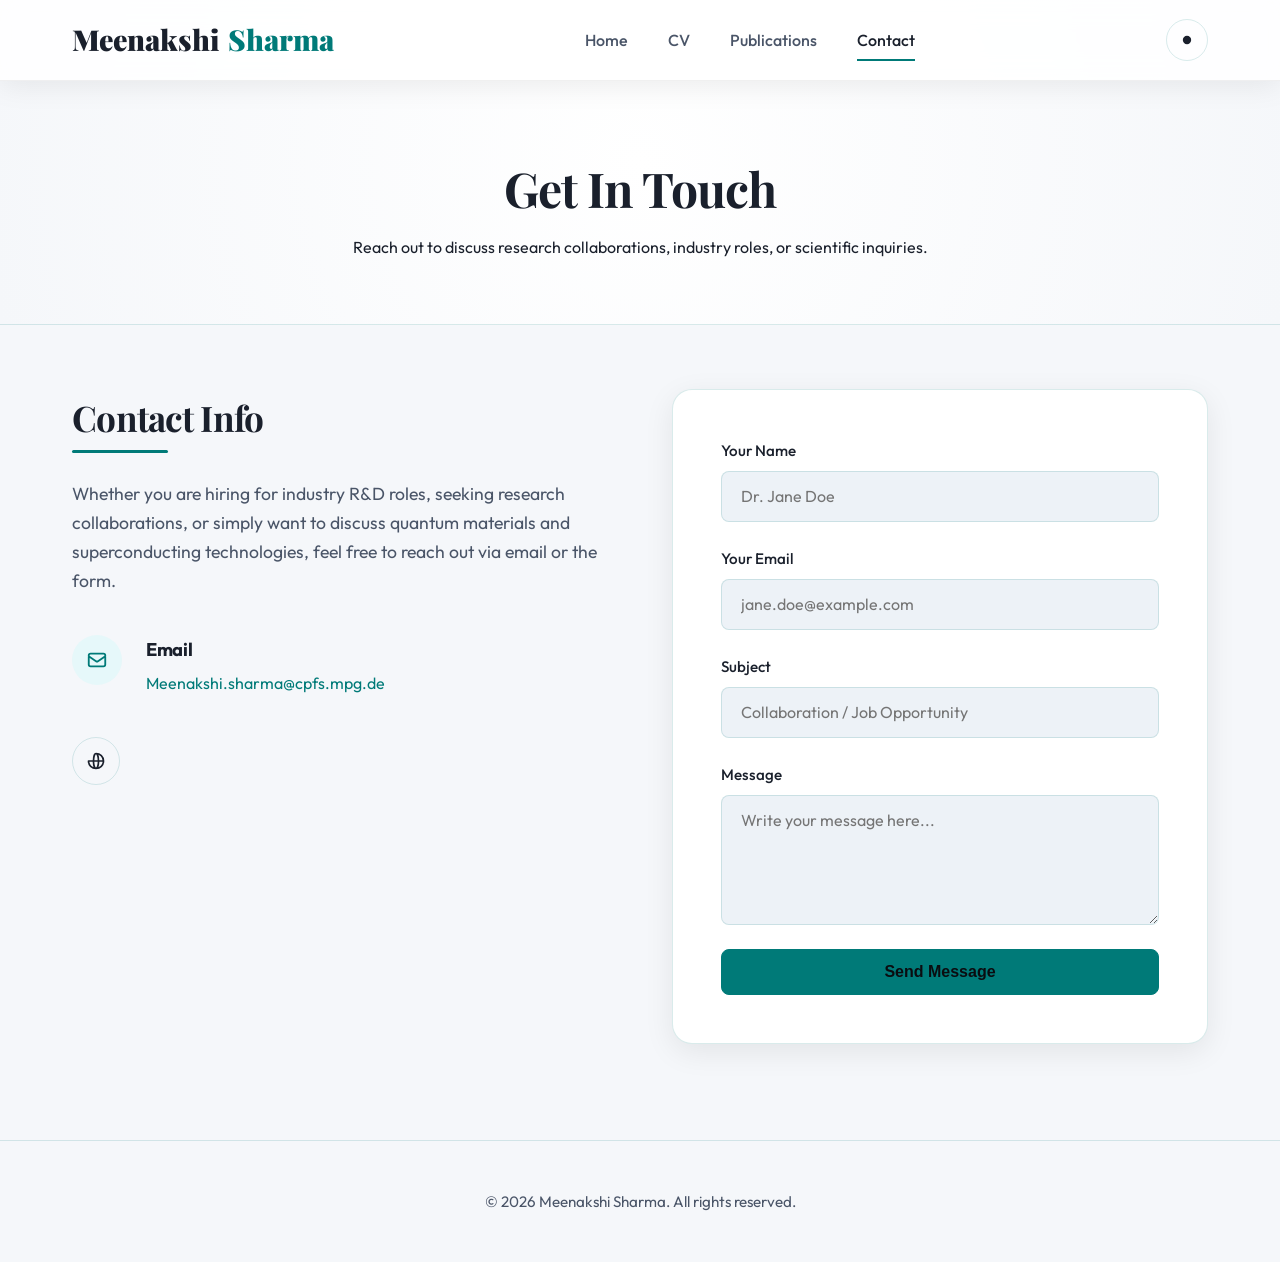
<file: contact.html>
<!DOCTYPE html>
<html lang="en" data-theme="light">
<head>
  <meta charset="UTF-8">
  <meta name="viewport" content="width=device-width, initial-scale=1.0">
  <meta name="description" content="Contact Meenakshi Sharma for research collaboration, job opportunities, or academic discussions in quantum materials.">
  <title>Contact | Meenakshi Sharma</title>
  
  <!-- CSS -->
  <link rel="stylesheet" href="assets/css/style.css">
  <style>
    /* Contact page specific hero styles */
    .contact-hero {
      text-align: center;
      padding: 10rem 0 4rem 0;
      background: radial-gradient(circle at center, var(--bg-secondary) 0%, var(--bg-primary) 100%);
      border-bottom: 1px solid var(--border-color);
    }
    .contact-hero h1 {
      margin-bottom: 1rem;
    }
    .contact-container-block {
      padding: 4rem 0 6rem 0;
    }
  </style>
</head>
<body>

  <!-- Header / Navigation -->
  <header>
    <div class="nav-container">
      <a href="index.html#home" class="logo">
        Meenakshi<span>Sharma</span>
      </a>
      
      <button class="mobile-menu-toggle" id="mobile-toggle" aria-label="Toggle Menu">
        <svg fill="none" stroke="currentColor" viewBox="0 0 24 24" xmlns="http://www.w3.org/2000/svg">
          <path stroke-linecap="round" stroke-linejoin="round" stroke-width="2" d="M4 6h16M4 12h16m-7 6h7"></path>
        </svg>
      </button>

      <nav class="nav-links" id="nav-links">
        <a href="index.html">Home</a>
        <a href="cv.html">CV</a>
        <a href="publications.html">Publications</a>
        <a href="contact.html" class="active">Contact</a>
      </nav>

      <div class="nav-actions">
        <button class="theme-toggle-btn" id="theme-toggle" aria-label="Toggle Theme">
          <!-- Moon Icon -->
          <svg class="moon-icon" viewBox="0 0 24 24" xmlns="http://www.w3.org/2000/svg">
            <path d="M21 12.79A9 9 0 1 1 11.21 3 7 7 0 0 0 21 12.79z"></path>
          </svg>
          <!-- Sun Icon -->
          <svg class="sun-icon" viewBox="0 0 24 24" xmlns="http://www.w3.org/2000/svg">
            <circle cx="12" cy="12" r="5"></circle>
            <line x1="12" y1="1" x2="12" y2="3"></line>
            <line x1="12" y1="21" x2="12" y2="23"></line>
            <line x1="4.22" y1="4.22" x2="5.64" y2="5.64"></line>
            <line x1="18.36" y1="18.36" x2="19.78" y2="19.78"></line>
            <line x1="1" y1="12" x2="3" y2="12"></line>
            <line x1="21" y1="12" x2="23" y2="12"></line>
            <line x1="4.22" y1="19.78" x2="5.64" y2="18.36"></line>
            <line x1="18.36" y1="5.64" x2="19.78" y2="4.22"></line>
          </svg>
        </button>
      </div>
    </div>
  </header>

  <!-- Contact Hero -->
  <section class="contact-hero">
    <div class="container">
      <h1>Get In Touch</h1>
      <p>Reach out to discuss research collaborations, industry roles, or scientific inquiries.</p>
    </div>
  </section>

  <!-- Contact Section Block -->
  <div class="contact-container-block">
    <div class="container">
      <div class="contact-grid">
        <div>
          <h2>Contact Info</h2>
          <p style="color: var(--text-secondary); margin-bottom: 2.5rem; font-size: 1.1rem;">Whether you are hiring for industry R&D roles, seeking research collaborations, or simply want to discuss quantum materials and superconducting technologies, feel free to reach out via email or the form.</p>
          
          <div class="contact-info-block">
            <!-- Email -->
            <div class="contact-item">
              <div class="contact-icon">
                <svg style="width: 22px; height: 22px;" fill="none" stroke="currentColor" viewBox="0 0 24 24" xmlns="http://www.w3.org/2000/svg">
                  <path stroke-linecap="round" stroke-linejoin="round" stroke-width="2" d="M3 8l7.89 5.26a2 2 0 002.22 0L21 8M5 19h14a2 2 0 002-2V7a2 2 0 00-2-2H5a2 2 0 00-2 2v10a2 2 0 002 2z"></path>
                </svg>
              </div>
              <div>
                <h3>Email</h3>
                <p><a href="mailto:Meenakshi.sharma@cpfs.mpg.de">Meenakshi.sharma@cpfs.mpg.de</a></p>
              </div>
            </div>
          </div>

          <!-- Social Links -->
          <div class="contact-links" style="margin-top: 2.5rem;">
            <a href="https://www.cpfs.mpg.de/person/132836/3417578" target="_blank" class="social-link" title="MPI Profile" aria-label="Max Planck Profile">
              <svg style="width: 20px; height: 20px;" fill="none" stroke="currentColor" viewBox="0 0 24 24" xmlns="http://www.w3.org/2000/svg">
                <path stroke-linecap="round" stroke-linejoin="round" stroke-width="2" d="M21 12a9 9 0 01-9 9m9-9a9 9 0 00-9-9m9 9H3m9 9a9 9 0 01-9-9m9 9c1.657 0 3-4.03 3-9s-1.343-9-3-9m0 18c-1.657 0-3-4.03-3-9s1.343-9 3-9m-9 9h18"></path>
              </svg>
            </a>
          </div>
        </div>

        <!-- Contact Form -->
        <form class="contact-form" action="#" method="POST" onsubmit="event.preventDefault(); alert('Thank you for your message! This is a static site demo.');">
          <div class="form-group-custom">
            <label for="name">Your Name</label>
            <input type="text" id="name" name="name" required placeholder="Dr. Jane Doe">
          </div>
          <div class="form-group-custom">
            <label for="email">Your Email</label>
            <input type="email" id="email" name="email" required placeholder="jane.doe@example.com">
          </div>
          <div class="form-group-custom">
            <label for="subject">Subject</label>
            <input type="text" id="subject" name="subject" required placeholder="Collaboration / Job Opportunity">
          </div>
          <div class="form-group-custom">
            <label for="message">Message</label>
            <textarea id="message" name="message" rows="5" required placeholder="Write your message here..."></textarea>
          </div>
          <button type="submit" class="btn btn-primary" style="width: 100%; justify-content: center; border-radius: 8px;">Send Message</button>
        </form>
      </div>
    </div>
  </div>

  <!-- Footer -->
  <footer>
    <div class="container">
      <p>&copy; 2026 Meenakshi Sharma. All rights reserved.</p>
    </div>
  </footer>

  <!-- JS -->
  <script src="assets/js/main.js"></script>
</body>
</html>
</file>
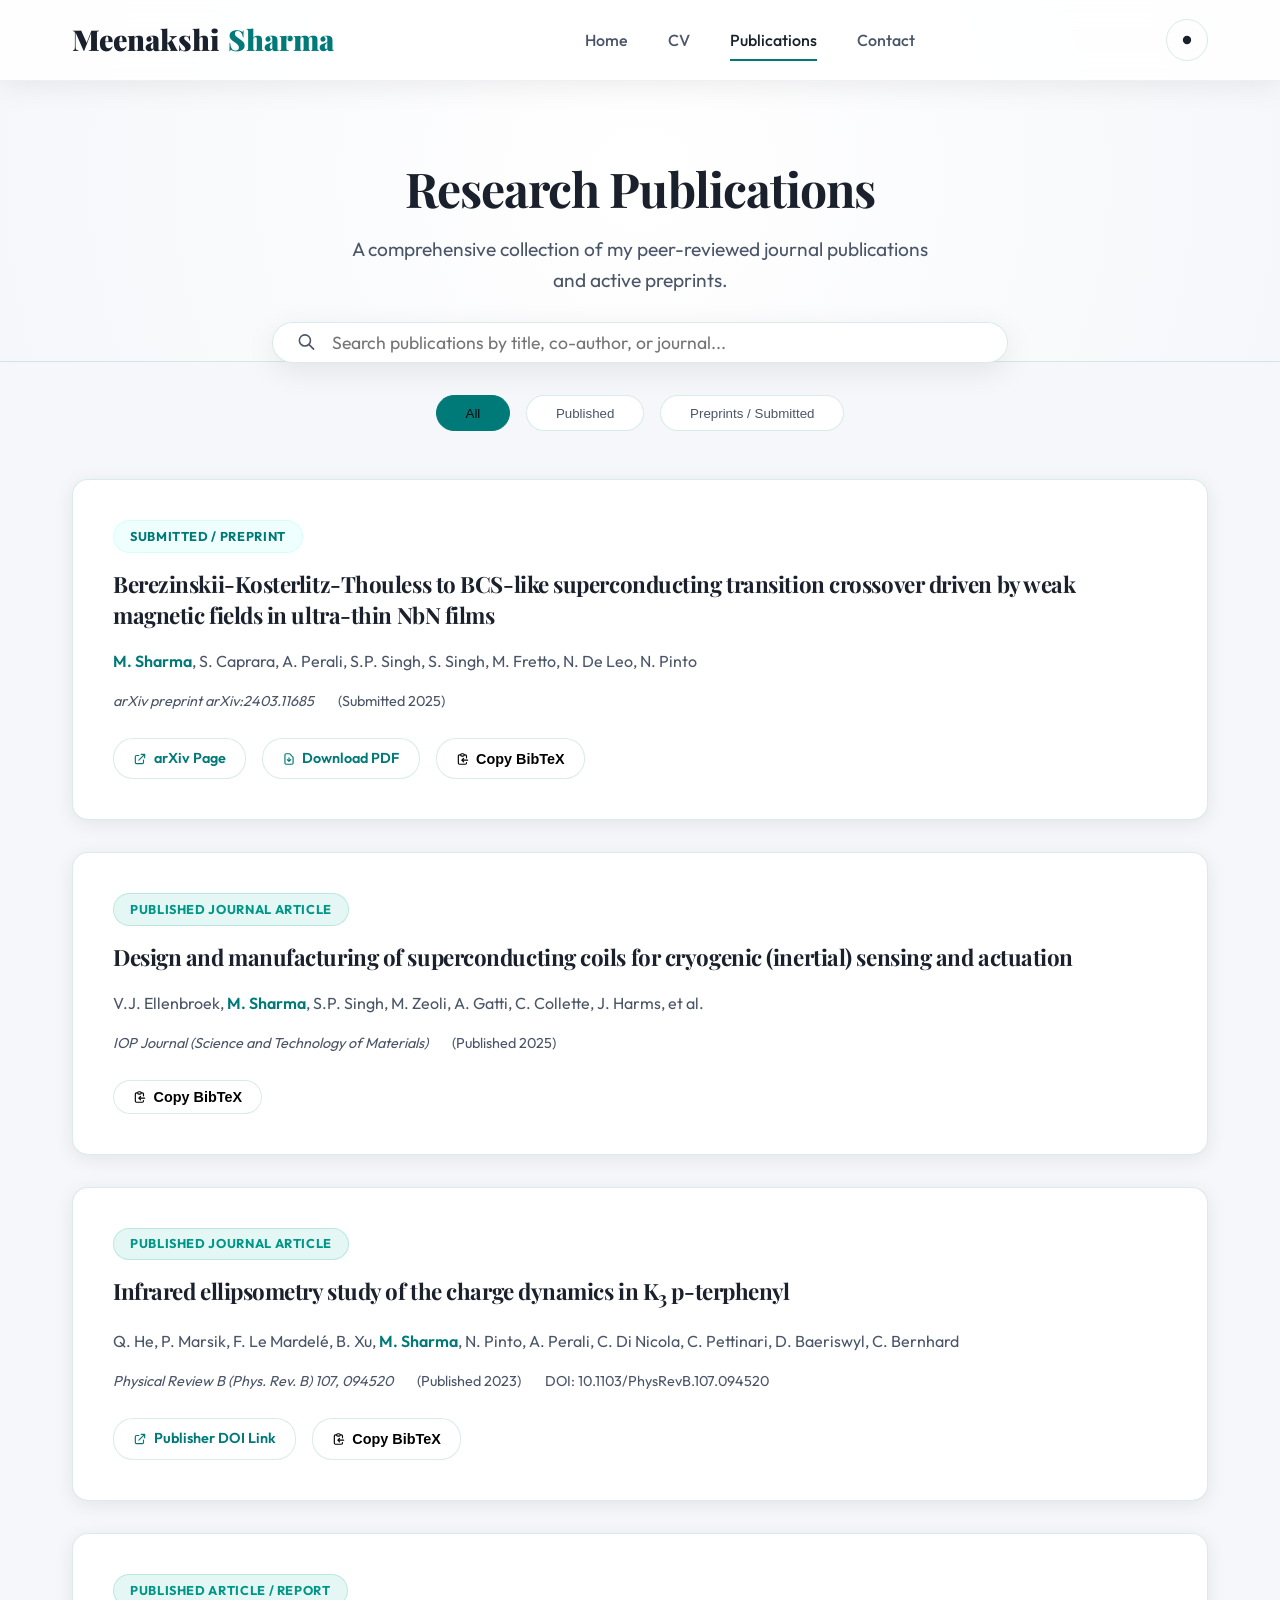
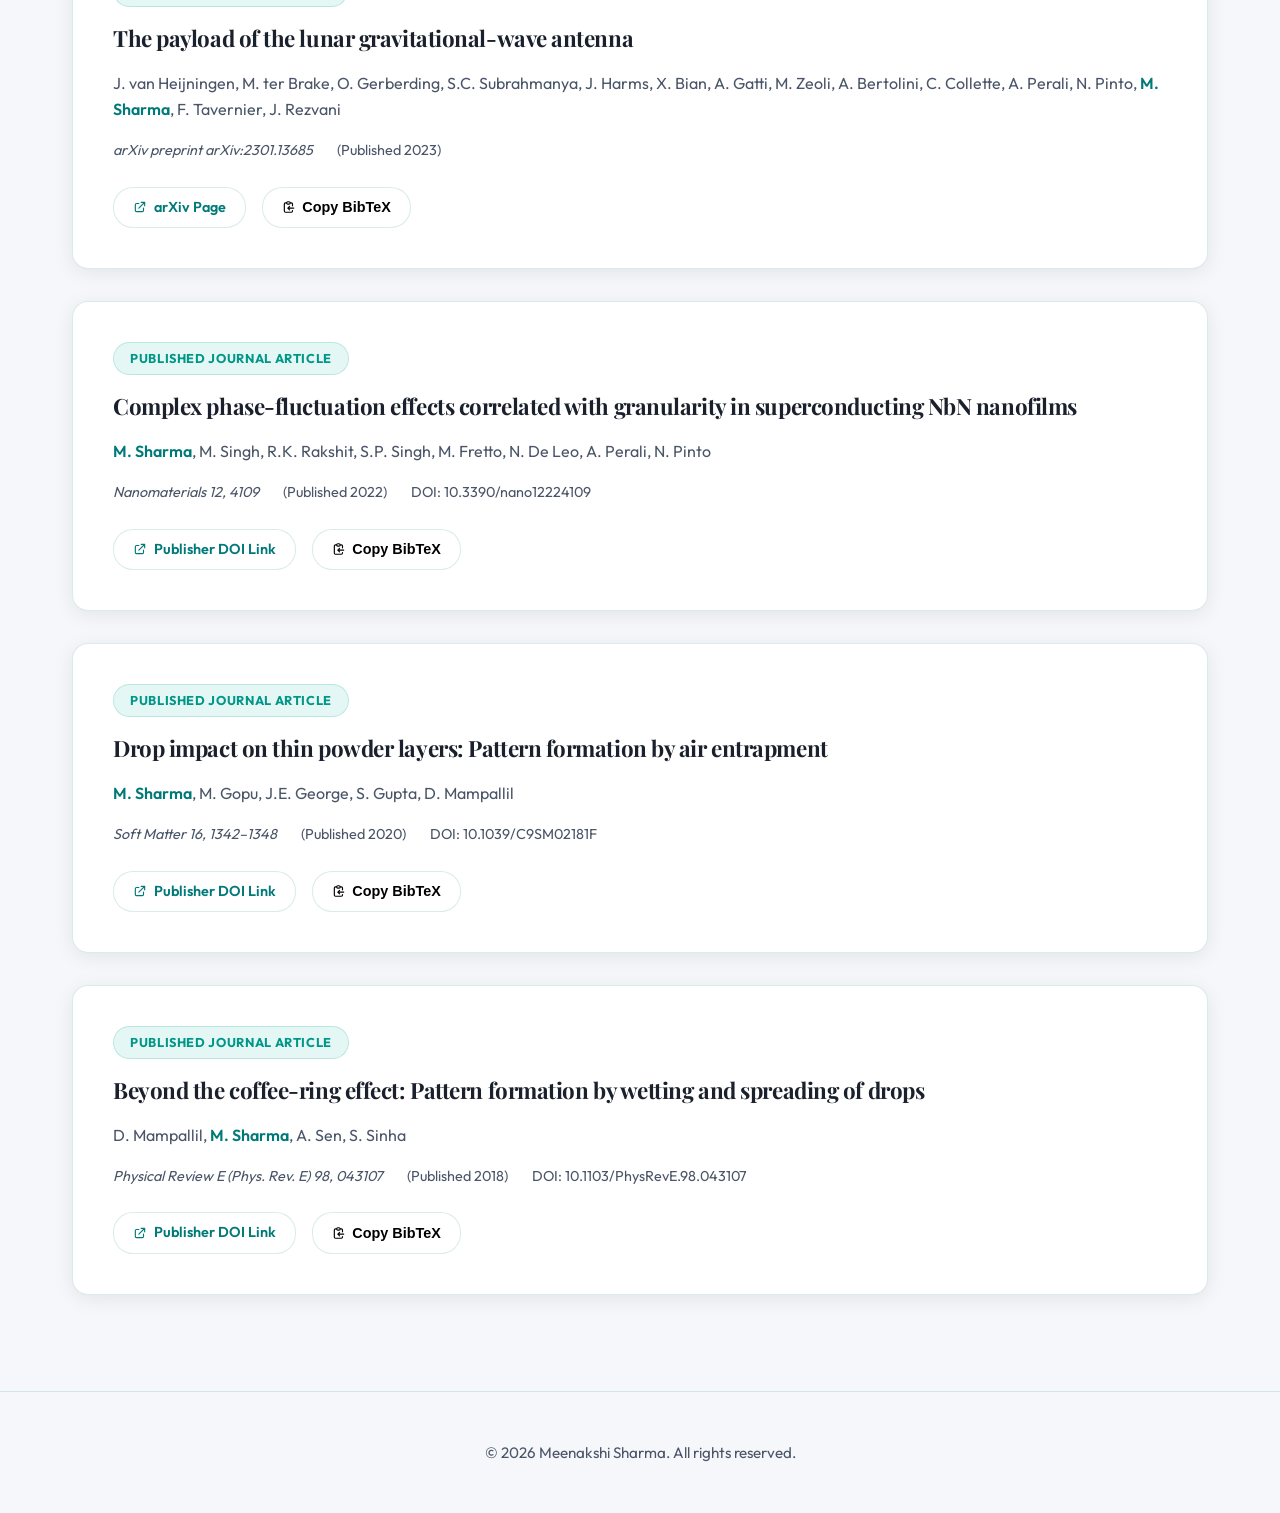
<file: publications.html>
<!DOCTYPE html>
<html lang="en" data-theme="light">
<head>
  <meta charset="UTF-8">
  <meta name="viewport" content="width=device-width, initial-scale=1.0">
  <meta name="description" content="Research publications, preprints, and manuscripts of Meenakshi Sharma. Specializing in superconductor nanostructures, BKT transition, and cryogenic measurements.">
  <title>Publications | Meenakshi Sharma</title>
  
  <!-- CSS -->
  <link rel="stylesheet" href="assets/css/style.css">
</head>
<body>

  <!-- Header / Navigation -->
  <header>
    <div class="nav-container">
      <a href="index.html#home" class="logo">
        Meenakshi<span>Sharma</span>
      </a>
      
      <button class="mobile-menu-toggle" id="mobile-toggle" aria-label="Toggle Menu">
        <svg fill="none" stroke="currentColor" viewBox="0 0 24 24" xmlns="http://www.w3.org/2000/svg">
          <path stroke-linecap="round" stroke-linejoin="round" stroke-width="2" d="M4 6h16M4 12h16m-7 6h7"></path>
        </svg>
      </button>

      <nav class="nav-links" id="nav-links">
        <a href="index.html">Home</a>
        <a href="cv.html">CV</a>
        <a href="publications.html" class="active">Publications</a>
        <a href="contact.html">Contact</a>
      </nav>

      <div class="nav-actions">
        <button class="theme-toggle-btn" id="theme-toggle" aria-label="Toggle Theme">
          <!-- Moon Icon -->
          <svg class="moon-icon" viewBox="0 0 24 24" xmlns="http://www.w3.org/2000/svg">
            <path d="M21 12.79A9 9 0 1 1 11.21 3 7 7 0 0 0 21 12.79z"></path>
          </svg>
          <!-- Sun Icon -->
          <svg class="sun-icon" viewBox="0 0 24 24" xmlns="http://www.w3.org/2000/svg">
            <circle cx="12" cy="12" r="5"></circle>
            <line x1="12" y1="1" x2="12" y2="3"></line>
            <line x1="12" y1="21" x2="12" y2="23"></line>
            <line x1="4.22" y1="4.22" x2="5.64" y2="5.64"></line>
            <line x1="18.36" y1="18.36" x2="19.78" y2="19.78"></line>
            <line x1="1" y1="12" x2="3" y2="12"></line>
            <line x1="21" y1="12" x2="23" y2="12"></line>
            <line x1="4.22" y1="19.78" x2="5.64" y2="18.36"></line>
            <line x1="18.36" y1="5.64" x2="19.78" y2="4.22"></line>
          </svg>
        </button>
      </div>
    </div>
  </header>

  <!-- Publications Hero -->
  <section class="publications-hero">
    <div class="container">
      <h1>Research Publications</h1>
      <p>A comprehensive collection of my peer-reviewed journal publications and active preprints.</p>
    </div>
  </section>

  <!-- Search & Filter Controls -->
  <div class="search-filter-wrapper">
    <div class="search-box-container">
      <svg fill="none" stroke="currentColor" viewBox="0 0 24 24" xmlns="http://www.w3.org/2000/svg">
        <path stroke-linecap="round" stroke-linejoin="round" stroke-width="2" d="M21 21l-6-6m2-5a7 7 0 11-14 0 7 7 0 0114 0z"></path>
      </svg>
      <input type="text" id="pub-search" placeholder="Search publications by title, co-author, or journal...">
    </div>
    
    <div class="filter-tabs">
      <button class="filter-tab active" data-filter="all">All</button>
      <button class="filter-tab" data-filter="published">Published</button>
      <button class="filter-tab" data-filter="preprint">Preprints / Submitted</button>
    </div>
  </div>

  <!-- Publications Directory -->
  <div class="container">
    <div class="pub-list" id="pub-list">
      
      <!-- Pub 1: BKT Submitted -->
      <div class="pub-card" data-category="preprint">
        <span class="pub-badge">Submitted / Preprint</span>
        <h3 class="pub-title">Berezinskii-Kosterlitz-Thouless to BCS-like superconducting transition crossover driven by weak magnetic fields in ultra-thin NbN films</h3>
        <p class="pub-authors"><strong>M. Sharma</strong>, S. Caprara, A. Perali, S.P. Singh, S. Singh, M. Fretto, N. De Leo, N. Pinto</p>
        <div class="pub-meta">
          <span class="pub-journal">arXiv preprint arXiv:2403.11685</span>
          <span>(Submitted 2025)</span>
        </div>
        <div class="pub-links">
          <a href="https://arxiv.org/abs/2403.11685" target="_blank" class="pub-link">
            <svg style="width: 14px; height: 14px;" fill="none" stroke="currentColor" viewBox="0 0 24 24" xmlns="http://www.w3.org/2000/svg"><path stroke-linecap="round" stroke-linejoin="round" stroke-width="2" d="M10 6H6a2 2 0 00-2 2v10a2 2 0 002 2h10a2 2 0 002-2v-4M14 4h6m0 0v6m0-6L10 14"></path></svg>
            arXiv Page
          </a>
          <a href="https://arxiv.org/pdf/2403.11685.pdf" target="_blank" class="pub-link">
            <svg style="width: 14px; height: 14px;" fill="none" stroke="currentColor" viewBox="0 0 24 24" xmlns="http://www.w3.org/2000/svg"><path stroke-linecap="round" stroke-linejoin="round" stroke-width="2" d="M12 10v6m0 0l-3-3m3 3l3-3m2 8H7a2 2 0 01-2-2V5a2 2 0 012-2h5.586a1 1 0 01.707.293l5.414 5.414a1 1 0 01.293.707V19a2 2 0 01-2 2z"></path></svg>
            Download PDF
          </a>
          <button class="pub-link" onclick="copyCitation('@article{sharma2025berezinskii,\n  title={Berezinskii-Kosterlitz-Thouless to BCS-like superconducting transition crossover driven by weak magnetic fields in ultra-thin NbN films},\n  author={Sharma, Meenakshi and Caprara, S. and Perali, A. and Singh, S.P. and Singh, S. and Fretto, M. and De Leo, N. and Pinto, N.},\n  journal={arXiv preprint arXiv:2403.11685},\n  year={2025}\n}')">
            <svg style="width: 14px; height: 14px;" fill="none" stroke="currentColor" viewBox="0 0 24 24" xmlns="http://www.w3.org/2000/svg"><path stroke-linecap="round" stroke-linejoin="round" stroke-width="2" d="M8 5H6a2 2 0 00-2 2v12a2 2 0 002 2h10a2 2 0 002-2v-1M8 5a2 2 0 002 2h2a2 2 0 002-2M8 5a2 2 0 012-2h2a2 2 0 012 2m0 0h2a2 2 0 012 2v3m2 4H10m0 0l3-3m-3 3l3 3"></path></svg>
            Copy BibTeX
          </button>
        </div>
      </div>

      <!-- Pub 2: Superconducting coils Published -->
      <div class="pub-card" data-category="published">
        <span class="pub-badge">Published Journal Article</span>
        <h3 class="pub-title">Design and manufacturing of superconducting coils for cryogenic (inertial) sensing and actuation</h3>
        <p class="pub-authors">V.J. Ellenbroek, <strong>M. Sharma</strong>, S.P. Singh, M. Zeoli, A. Gatti, C. Collette, J. Harms, et al.</p>
        <div class="pub-meta">
          <span class="pub-journal">IOP Journal (Science and Technology of Materials)</span>
          <span>(Published 2025)</span>
        </div>
        <div class="pub-links">
          <button class="pub-link" onclick="copyCitation('@article{ellenbroek2025design,\n  title={Design and manufacturing of superconducting coils for cryogenic (inertial) sensing and actuation},\n  author={Ellenbroek, V.J. and Sharma, M. and Singh, S.P. and Zeoli, M. and Gatti, A. and Collette, C. and Harms, J. and others},\n  journal={IOP Journal},\n  year={2025}\n}')">
            <svg style="width: 14px; height: 14px;" fill="none" stroke="currentColor" viewBox="0 0 24 24" xmlns="http://www.w3.org/2000/svg"><path stroke-linecap="round" stroke-linejoin="round" stroke-width="2" d="M8 5H6a2 2 0 00-2 2v12a2 2 0 002 2h10a2 2 0 002-2v-1M8 5a2 2 0 002 2h2a2 2 0 002-2M8 5a2 2 0 012-2h2a2 2 0 012 2m0 0h2a2 2 0 012 2v3m2 4H10m0 0l3-3m-3 3l3 3"></path></svg>
            Copy BibTeX
          </button>
        </div>
      </div>



      <!-- Pub 5: Charge dynamics K3-p-terphenyl Published -->
      <div class="pub-card" data-category="published">
        <span class="pub-badge">Published Journal Article</span>
        <h3 class="pub-title">Infrared ellipsometry study of the charge dynamics in K<sub>3</sub> p-terphenyl</h3>
        <p class="pub-authors">Q. He, P. Marsik, F. Le Mardelé, B. Xu, <strong>M. Sharma</strong>, N. Pinto, A. Perali, C. Di Nicola, C. Pettinari, D. Baeriswyl, C. Bernhard</p>
        <div class="pub-meta">
          <span class="pub-journal">Physical Review B (Phys. Rev. B) 107, 094520</span>
          <span>(Published 2023)</span>
          <span>DOI: 10.1103/PhysRevB.107.094520</span>
        </div>
        <div class="pub-links">
          <a href="https://doi.org/10.1103/PhysRevB.107.094520" target="_blank" class="pub-link">
            <svg style="width: 14px; height: 14px;" fill="none" stroke="currentColor" viewBox="0 0 24 24" xmlns="http://www.w3.org/2000/svg"><path stroke-linecap="round" stroke-linejoin="round" stroke-width="2" d="M10 6H6a2 2 0 00-2 2v10a2 2 0 002 2h10a2 2 0 002-2v-4M14 4h6m0 0v6m0-6L10 14"></path></svg>
            Publisher DOI Link
          </a>
          <button class="pub-link" onclick="copyCitation('@article{he2023infrared,\n  title={Infrared ellipsometry study of the charge dynamics in K3 p-terphenyl},\n  author={He, Q and Marsik, P and Le Mardel{\\text{e}}, F and Xu, B and Sharma, M and Pinto, N and Perali, A and Di Nicola, C and Pettinari, C and Baeriswyl, D and others},\n  journal={Physical Review B},\n  volume={107},\n  number={9},\n  pages={094520},\n  year={2023},\n  publisher={APS}\n}')">
            <svg style="width: 14px; height: 14px;" fill="none" stroke="currentColor" viewBox="0 0 24 24" xmlns="http://www.w3.org/2000/svg"><path stroke-linecap="round" stroke-linejoin="round" stroke-width="2" d="M8 5H6a2 2 0 00-2 2v12a2 2 0 002 2h10a2 2 0 002-2v-1M8 5a2 2 0 002 2h2a2 2 0 002-2M8 5a2 2 0 012-2h2a2 2 0 012 2m0 0h2a2 2 0 012 2v3m2 4H10m0 0l3-3m-3 3l3 3"></path></svg>
            Copy BibTeX
          </button>
        </div>
      </div>

      <!-- Pub 6: Lunar Antenna Published -->
      <div class="pub-card" data-category="published">
        <span class="pub-badge">Published Article / Report</span>
        <h3 class="pub-title">The payload of the lunar gravitational-wave antenna</h3>
        <p class="pub-authors">J. van Heijningen, M. ter Brake, O. Gerberding, S.C. Subrahmanya, J. Harms, X. Bian, A. Gatti, M. Zeoli, A. Bertolini, C. Collette, A. Perali, N. Pinto, <strong>M. Sharma</strong>, F. Tavernier, J. Rezvani</p>
        <div class="pub-meta">
          <span class="pub-journal">arXiv preprint arXiv:2301.13685</span>
          <span>(Published 2023)</span>
        </div>
        <div class="pub-links">
          <a href="https://arxiv.org/abs/2301.13685" target="_blank" class="pub-link">
            <svg style="width: 14px; height: 14px;" fill="none" stroke="currentColor" viewBox="0 0 24 24" xmlns="http://www.w3.org/2000/svg"><path stroke-linecap="round" stroke-linejoin="round" stroke-width="2" d="M10 6H6a2 2 0 00-2 2v10a2 2 0 002 2h10a2 2 0 002-2v-4M14 4h6m0 0v6m0-6L10 14"></path></svg>
            arXiv Page
          </a>
          <button class="pub-link" onclick="copyCitation('@article{van2023payload,\n  title={The payload of the lunar gravitational-wave antenna},\n  author={van Heijningen, J and ter Brake, M and Gerberding, O and Subrahmanya, SC and Harms, J and Bian, X and Gatti, A and Zeoli, M and Bertolini, A and Collette, C and others},\n  journal={arXiv preprint arXiv:2301.13685},\n  year={2023}\n}')">
            <svg style="width: 14px; height: 14px;" fill="none" stroke="currentColor" viewBox="0 0 24 24" xmlns="http://www.w3.org/2000/svg"><path stroke-linecap="round" stroke-linejoin="round" stroke-width="2" d="M8 5H6a2 2 0 00-2 2v12a2 2 0 002 2h10a2 2 0 002-2v-1M8 5a2 2 0 002 2h2a2 2 0 002-2M8 5a2 2 0 012-2h2a2 2 0 012 2m0 0h2a2 2 0 012 2v3m2 4H10m0 0l3-3m-3 3l3 3"></path></svg>
            Copy BibTeX
          </button>
        </div>
      </div>

      <!-- Pub 7: Complex phase-fluctuation NbN nanofilms Published -->
      <div class="pub-card" data-category="published">
        <span class="pub-badge">Published Journal Article</span>
        <h3 class="pub-title">Complex phase-fluctuation effects correlated with granularity in superconducting NbN nanofilms</h3>
        <p class="pub-authors"><strong>M. Sharma</strong>, M. Singh, R.K. Rakshit, S.P. Singh, M. Fretto, N. De Leo, A. Perali, N. Pinto</p>
        <div class="pub-meta">
          <span class="pub-journal">Nanomaterials 12, 4109</span>
          <span>(Published 2022)</span>
          <span>DOI: 10.3390/nano12224109</span>
        </div>
        <div class="pub-links">
          <a href="https://doi.org/10.3390/nano12224109" target="_blank" class="pub-link">
            <svg style="width: 14px; height: 14px;" fill="none" stroke="currentColor" viewBox="0 0 24 24" xmlns="http://www.w3.org/2000/svg"><path stroke-linecap="round" stroke-linejoin="round" stroke-width="2" d="M10 6H6a2 2 0 00-2 2v10a2 2 0 002 2h10a2 2 0 002-2v-4M14 4h6m0 0v6m0-6L10 14"></path></svg>
            Publisher DOI Link
          </a>
          <button class="pub-link" onclick="copyCitation('@article{sharma2022complex,\n  title={Complex phase-fluctuation effects correlated with granularity in superconducting NbN nanofilms},\n  author={Sharma, Meenakshi and Singh, M and Rakshit, RK and Singh, SP and Fretto, M and De Leo, N and Perali, A and Pinto, N},\n  journal={Nanomaterials},\n  volume={12},\n  number={22},\n  pages={4109},\n  year={2022},\n  publisher={MDPI}\n}')">
            <svg style="width: 14px; height: 14px;" fill="none" stroke="currentColor" viewBox="0 0 24 24" xmlns="http://www.w3.org/2000/svg"><path stroke-linecap="round" stroke-linejoin="round" stroke-width="2" d="M8 5H6a2 2 0 00-2 2v12a2 2 0 002 2h10a2 2 0 002-2v-1M8 5a2 2 0 002 2h2a2 2 0 002-2M8 5a2 2 0 012-2h2a2 2 0 012 2m0 0h2a2 2 0 012 2v3m2 4H10m0 0l3-3m-3 3l3 3"></path></svg>
            Copy BibTeX
          </button>
        </div>
      </div>

      <!-- Pub 8: Drop impact Soft Matter Published -->
      <div class="pub-card" data-category="published">
        <span class="pub-badge">Published Journal Article</span>
        <h3 class="pub-title">Drop impact on thin powder layers: Pattern formation by air entrapment</h3>
        <p class="pub-authors"><strong>M. Sharma</strong>, M. Gopu, J.E. George, S. Gupta, D. Mampallil</p>
        <div class="pub-meta">
          <span class="pub-journal">Soft Matter 16, 1342–1348</span>
          <span>(Published 2020)</span>
          <span>DOI: 10.1039/C9SM02181F</span>
        </div>
        <div class="pub-links">
          <a href="https://doi.org/10.1039/C9SM02181F" target="_blank" class="pub-link">
            <svg style="width: 14px; height: 14px;" fill="none" stroke="currentColor" viewBox="0 0 24 24" xmlns="http://www.w3.org/2000/svg"><path stroke-linecap="round" stroke-linejoin="round" stroke-width="2" d="M10 6H6a2 2 0 00-2 2v10a2 2 0 002 2h10a2 2 0 002-2v-4M14 4h6m0 0v6m0-6L10 14"></path></svg>
            Publisher DOI Link
          </a>
          <button class="pub-link" onclick="copyCitation('@article{sharma2020drop,\n  title={Drop impact on thin powder layers: Pattern formation by air entrapment},\n  author={Sharma, M and Gopu, M and George, JE and Gupta, S and Mampallil, D},\n  journal={Soft Matter},\n  volume={16},\n  number={5},\n  pages={1342--1348},\n  year={2020},\n  publisher={Royal Society of Chemistry}\n}')">
            <svg style="width: 14px; height: 14px;" fill="none" stroke="currentColor" viewBox="0 0 24 24" xmlns="http://www.w3.org/2000/svg"><path stroke-linecap="round" stroke-linejoin="round" stroke-width="2" d="M8 5H6a2 2 0 00-2 2v12a2 2 0 002 2h10a2 2 0 002-2v-1M8 5a2 2 0 002 2h2a2 2 0 002-2M8 5a2 2 0 012-2h2a2 2 0 012 2m0 0h2a2 2 0 012 2v3m2 4H10m0 0l3-3m-3 3l3 3"></path></svg>
            Copy BibTeX
          </button>
        </div>
      </div>

      <!-- Pub 9: Coffee-ring effect Phys Rev E Published -->
      <div class="pub-card" data-category="published">
        <span class="pub-badge">Published Journal Article</span>
        <h3 class="pub-title">Beyond the coffee-ring effect: Pattern formation by wetting and spreading of drops</h3>
        <p class="pub-authors">D. Mampallil, <strong>M. Sharma</strong>, A. Sen, S. Sinha</p>
        <div class="pub-meta">
          <span class="pub-journal">Physical Review E (Phys. Rev. E) 98, 043107</span>
          <span>(Published 2018)</span>
          <span>DOI: 10.1103/PhysRevE.98.043107</span>
        </div>
        <div class="pub-links">
          <a href="https://doi.org/10.1103/PhysRevE.98.043107" target="_blank" class="pub-link">
            <svg style="width: 14px; height: 14px;" fill="none" stroke="currentColor" viewBox="0 0 24 24" xmlns="http://www.w3.org/2000/svg"><path stroke-linecap="round" stroke-linejoin="round" stroke-width="2" d="M10 6H6a2 2 0 00-2 2v10a2 2 0 002 2h10a2 2 0 002-2v-4M14 4h6m0 0v6m0-6L10 14"></path></svg>
            Publisher DOI Link
          </a>
          <button class="pub-link" onclick="copyCitation('@article{mampallil2018beyond,\n  title={Beyond the coffee-ring effect: Pattern formation by wetting and spreading of drops},\n  author={Mampallil, D. and Sharma, M. and Sen, A. and Sinha, S.},\n  journal={Physical Review E},\n  volume={98},\n  number={4},\n  pages={043107},\n  year={2018},\n  publisher={APS}\n}')">
            <svg style="width: 14px; height: 14px;" fill="none" stroke="currentColor" viewBox="0 0 24 24" xmlns="http://www.w3.org/2000/svg"><path stroke-linecap="round" stroke-linejoin="round" stroke-width="2" d="M8 5H6a2 2 0 00-2 2v12a2 2 0 002 2h10a2 2 0 002-2v-1M8 5a2 2 0 002 2h2a2 2 0 002-2M8 5a2 2 0 012-2h2a2 2 0 012 2m0 0h2a2 2 0 012 2v3m2 4H10m0 0l3-3m-3 3l3 3"></path></svg>
            Copy BibTeX
          </button>
        </div>
      </div>

    </div>
  </div>

  <!-- Footer -->
  <footer>
    <div class="container">
      <p>&copy; 2026 Meenakshi Sharma. All rights reserved.</p>
    </div>
  </footer>

  <!-- JS -->
  <script src="assets/js/main.js"></script>
</body>
</html>
</file>
<file: assets/css/style.css>
@import url('https://fonts.googleapis.com/css2?family=Outfit:wght@300;400;500;600;700;800&family=Playfair+Display:ital,wght@0,400..900;1,400..900&display=swap');

/* Color Variables */
:root {
  /* Dark theme variables (default) */
  --bg-primary: #0a0c10;
  --bg-secondary: #121620;
  --bg-tertiary: #1a1f2c;
  --text-primary: #f7fafc;
  --text-secondary: #a0aec0;
  --accent-primary: #66fcf1;
  --accent-secondary: #00af91;
  --border-color: rgba(102, 252, 241, 0.15);
  --glass-bg: rgba(18, 22, 32, 0.8);
  --glass-border: rgba(255, 255, 255, 0.05);
  --shadow-color: rgba(0, 0, 0, 0.4);
  --glow-color: rgba(102, 252, 241, 0.25);
  --card-hover-border: rgba(102, 252, 241, 0.35);
  
  --transition-speed: 0.3s;
}

[data-theme="light"] {
  /* Light theme variables */
  --bg-primary: #f5f7fa;
  --bg-secondary: #ffffff;
  --bg-tertiary: #edf2f7;
  --text-primary: #1a202c;
  --text-secondary: #4a5568;
  --accent-primary: #007a78;
  --accent-secondary: #009688;
  --border-color: rgba(0, 122, 120, 0.15);
  --glass-bg: rgba(255, 255, 255, 0.85);
  --glass-border: rgba(0, 0, 0, 0.06);
  --shadow-color: rgba(0, 0, 0, 0.08);
  --glow-color: rgba(0, 122, 120, 0.15);
  --card-hover-border: rgba(0, 122, 120, 0.35);
}

/* Global Reset */
* {
  box-sizing: border-box;
  margin: 0;
  padding: 0;
  scroll-behavior: smooth;
}

body {
  background-color: var(--bg-primary);
  color: var(--text-primary);
  font-family: 'Outfit', sans-serif;
  line-height: 1.65;
  transition: background-color var(--transition-speed), color var(--transition-speed);
  overflow-x: hidden;
}

/* Base Styles */
h1, h2, h3, h4 {
  font-family: 'Playfair Display', serif;
  font-weight: 700;
  letter-spacing: -0.02em;
}

h1 {
  font-size: 3rem;
  line-height: 1.2;
}

h2 {
  font-size: 2.2rem;
  margin-bottom: 2rem;
  position: relative;
  display: inline-block;
}

h2::after {
  content: '';
  position: absolute;
  left: 0;
  bottom: -6px;
  width: 50%;
  height: 3px;
  background-color: var(--accent-primary);
  border-radius: 2px;
  transition: width 0.3s;
}

h2:hover::after {
  width: 100%;
}

a {
  color: var(--accent-primary);
  text-decoration: none;
  transition: color var(--transition-speed);
}

a:hover {
  color: var(--accent-secondary);
}

ul {
  list-style: none;
}

.container {
  max-width: 1200px;
  margin: 0 auto;
  padding: 0 2rem;
}

/* Header & Navigation */
header {
  position: fixed;
  top: 0;
  left: 0;
  width: 100%;
  z-index: 1000;
  background: var(--glass-bg);
  backdrop-filter: blur(12px);
  -webkit-backdrop-filter: blur(12px);
  border-bottom: 1px solid var(--glass-border);
  box-shadow: 0 4px 30px var(--shadow-color);
  transition: background var(--transition-speed), border var(--transition-speed);
}

.nav-container {
  display: flex;
  justify-content: space-between;
  align-items: center;
  height: 80px;
  max-width: 1200px;
  margin: 0 auto;
  padding: 0 2rem;
}

.logo {
  font-family: 'Playfair Display', serif;
  font-size: 1.8rem;
  font-weight: 900;
  color: var(--text-primary);
  display: flex;
  align-items: center;
  gap: 0.5rem;
}

.logo span {
  color: var(--accent-primary);
}

.nav-links {
  display: flex;
  align-items: center;
  gap: 2.5rem;
}

.nav-links a {
  color: var(--text-secondary);
  font-size: 1rem;
  font-weight: 500;
  position: relative;
  padding: 0.5rem 0;
}

.nav-links a:hover,
.nav-links a.active {
  color: var(--text-primary);
}

.nav-links a::after {
  content: '';
  position: absolute;
  bottom: 0;
  left: 0;
  width: 0;
  height: 2px;
  background-color: var(--accent-primary);
  transition: width 0.3s ease;
}

.nav-links a:hover::after,
.nav-links a.active::after {
  width: 100%;
}

.nav-actions {
  display: flex;
  align-items: center;
  gap: 1.5rem;
}

/* Theme Toggle Button */
.theme-toggle-btn {
  background: transparent;
  border: 1px solid var(--border-color);
  border-radius: 50%;
  width: 42px;
  height: 42px;
  cursor: pointer;
  display: flex;
  align-items: center;
  justify-content: center;
  color: var(--text-primary);
  transition: border var(--transition-speed), background var(--transition-speed);
}

.theme-toggle-btn:hover {
  background: var(--bg-tertiary);
  border-color: var(--accent-primary);
  box-shadow: 0 0 10px var(--glow-color);
}

.theme-toggle-btn svg {
  width: 20px;
  height: 20px;
  fill: currentColor;
}

.sun-icon {
  display: none;
}

[data-theme="light"] .moon-icon {
  display: none;
}

[data-theme="light"] .sun-icon {
  display: block;
}

/* Mobile Menu Toggle */
.mobile-menu-toggle {
  display: none;
  background: transparent;
  border: none;
  cursor: pointer;
  color: var(--text-primary);
}

.mobile-menu-toggle svg {
  width: 28px;
  height: 28px;
}

/* Section styling */
section {
  padding: 8rem 0 6rem 0;
}

/* Hero Section */
.hero-section {
  min-height: 100vh;
  display: flex;
  align-items: center;
  padding-top: 100px;
  position: relative;
}

/* Glowing background elements for dark mode */
.hero-section::before {
  content: '';
  position: absolute;
  top: 20%;
  right: 10%;
  width: 350px;
  height: 350px;
  background: radial-gradient(circle, var(--glow-color) 0%, transparent 70%);
  z-index: -1;
  pointer-events: none;
  border-radius: 50%;
  filter: blur(40px);
}

.hero-container {
  display: grid;
  grid-template-columns: 1.2fr 0.8fr;
  gap: 4rem;
  align-items: center;
}

.hero-content h3 {
  font-size: 1.2rem;
  text-transform: uppercase;
  letter-spacing: 0.15em;
  color: var(--accent-primary);
  margin-bottom: 1rem;
}

.hero-content h1 {
  margin-bottom: 1.5rem;
}

.hero-content p {
  font-size: 1.2rem;
  color: var(--text-secondary);
  margin-bottom: 2.5rem;
  max-width: 600px;
}

.hero-btns {
  display: flex;
  gap: 1.5rem;
  flex-wrap: wrap;
}

.btn {
  display: inline-flex;
  align-items: center;
  gap: 0.5rem;
  padding: 0.8rem 2rem;
  font-size: 1rem;
  font-weight: 600;
  border-radius: 30px;
  cursor: pointer;
  transition: all 0.3s ease;
}

.btn-primary {
  background-color: var(--accent-primary);
  color: #0a0c10;
  border: 1px solid var(--accent-primary);
}

.btn-primary:hover {
  background-color: transparent;
  color: var(--accent-primary);
  box-shadow: 0 0 15px var(--glow-color);
}

.btn-secondary {
  background-color: transparent;
  color: var(--text-primary);
  border: 1px solid var(--border-color);
}

.btn-secondary:hover {
  border-color: var(--accent-primary);
  background-color: rgba(102, 252, 241, 0.05);
  box-shadow: 0 0 10px var(--glow-color);
}

/* Hero Image Box */
.hero-image-box {
  position: relative;
  display: flex;
  justify-content: center;
  align-items: center;
}

.hero-img-wrapper {
  position: relative;
  width: 220px;
  height: 220px;
  border-radius: 30% 70% 70% 30% / 30% 30% 70% 70%;
  overflow: hidden;
  box-shadow: 0 10px 30px var(--shadow-color);
  border: 4px solid var(--accent-primary);
  animation: morphing 15s ease-in-out infinite;
  background-color: var(--bg-secondary);
}

.hero-img-wrapper img {
  width: 100%;
  height: 100%;
  object-fit: cover;
  object-position: center;
  image-rendering: -webkit-optimize-contrast;
  image-rendering: crisp-edges;
}

.hero-image-box::after {
  content: '';
  position: absolute;
  width: 330px;
  height: 330px;
  border: 2px dashed var(--accent-primary);
  border-radius: 70% 30% 30% 70% / 70% 70% 30% 30%;
  animation: morphing-reverse 20s linear infinite;
  z-index: -1;
  opacity: 0.6;
}

/* About Section */
.about-grid {
  display: grid;
  grid-template-columns: 0.9fr 1.1fr;
  gap: 4rem;
  align-items: start;
}

.about-details p {
  color: var(--text-secondary);
  margin-bottom: 1.5rem;
  font-size: 1.1rem;
}

.about-highlights {
  display: grid;
  grid-template-columns: 1fr 1fr;
  gap: 1.5rem;
  margin-top: 2rem;
}

.highlight-card {
  background-color: var(--bg-secondary);
  border: 1px solid var(--border-color);
  border-radius: 12px;
  padding: 1.5rem;
  transition: all 0.3s ease;
  box-shadow: 0 4px 20px var(--shadow-color);
}

.highlight-card:hover {
  transform: translateY(-5px);
  border-color: var(--accent-primary);
  box-shadow: 0 10px 25px var(--glow-color);
}

.highlight-card h4 {
  color: var(--accent-primary);
  font-size: 1.2rem;
  margin-bottom: 0.5rem;
}

.highlight-card p {
  font-size: 0.95rem;
  color: var(--text-secondary);
  margin-bottom: 0;
}

/* Research Pillars Grid */
.pillars-grid {
  display: grid;
  grid-template-columns: repeat(3, 1fr);
  gap: 2rem;
  margin-top: 3rem;
}

.pillar-card {
  background-color: var(--bg-secondary);
  border: 1px solid var(--border-color);
  border-radius: 16px;
  padding: 2.5rem 2rem;
  transition: all 0.3s ease;
  box-shadow: 0 4px 20px var(--shadow-color);
}

.pillar-card:hover {
  transform: translateY(-8px);
  border-color: var(--accent-primary);
  box-shadow: 0 12px 30px var(--glow-color);
}

.pillar-icon {
  width: 50px;
  height: 50px;
  border-radius: 12px;
  background-color: rgba(102, 252, 241, 0.1);
  display: flex;
  align-items: center;
  justify-content: center;
  margin-bottom: 1.5rem;
  color: var(--accent-primary);
}

.pillar-card h3 {
  font-size: 1.35rem;
  margin-bottom: 1rem;
}

.pillar-card p {
  color: var(--text-secondary);
  font-size: 0.95rem;
}

/* Interactive Experience Grid Section (sidvash.com style) */
.we-section {
  margin: 0 auto;
  max-width: 900px;
  padding: 1rem 0;
}

/* Current Role Hero */
.we-current {
  position: relative;
  display: flex;
  align-items: center;
  gap: 24px;
  padding: 24px 32px;
  border-radius: 18px;
  background: linear-gradient(135deg, rgba(102, 252, 241, 0.08) 0%, rgba(0, 175, 145, 0.08) 50%, rgba(102, 252, 241, 0.04) 100%);
  border: 1.5px solid var(--border-color);
  margin-bottom: 32px;
  backdrop-filter: blur(8px);
  -webkit-backdrop-filter: blur(8px);
  overflow: hidden;
  box-shadow: 0 8px 32px var(--shadow-color);
}

/* animated gradient shimmer */
.we-current::before {
  content: '';
  position: absolute;
  inset: 0;
  background: linear-gradient(110deg, transparent 30%, rgba(255, 255, 255, 0.05) 50%, transparent 70%);
  background-size: 200% 100%;
  animation: we-shimmer 3.5s ease-in-out infinite;
  pointer-events: none;
  border-radius: inherit;
}

@keyframes we-shimmer {
  0%   { background-position: 200% 0; }
  100% { background-position: -200% 0; }
}

.we-current-logo {
  width: 72px;
  height: 72px;
  border-radius: 50%;
  background: #ffffff;
  display: flex;
  align-items: center;
  justify-content: center;
  flex-shrink: 0;
  box-shadow: 0 0 0 3px rgba(102, 252, 241, 0.25), 0 4px 20px rgba(102, 252, 241, 0.18);
  animation: we-logo-pulse 2.8s ease-in-out infinite;
  position: relative;
  z-index: 1;
}

@keyframes we-logo-pulse {
  0%, 100% { box-shadow: 0 0 0 3px rgba(102, 252, 241, 0.25), 0 4px 20px rgba(102, 252, 241, 0.18); }
  50%       { box-shadow: 0 0 0 6px rgba(102, 252, 241, 0.18), 0 4px 28px rgba(102, 252, 241, 0.30); }
}

.we-current-logo img {
  width: 76%;
  height: 76%;
  object-fit: contain;
  border-radius: 50%;
}

.we-current-badge {
  display: inline-flex;
  align-items: center;
  gap: 6px;
  background: linear-gradient(90deg, var(--accent-primary), var(--accent-secondary));
  color: #0a0c10;
  font-size: 0.72em;
  font-weight: 700;
  letter-spacing: 0.08em;
  text-transform: uppercase;
  padding: 4px 12px;
  border-radius: 20px;
  margin-bottom: 8px;
}

.we-current-badge::before {
  content: '';
  width: 7px;
  height: 7px;
  border-radius: 50%;
  background: #0a0c10;
  display: inline-block;
  animation: we-dot-blink 1.2s ease-in-out infinite;
}

@keyframes we-dot-blink {
  0%, 100% { opacity: 1; }
  50%       { opacity: 0.3; }
}

.we-current-body {
  z-index: 1;
}

.we-current-title {
  font-size: 1.25em;
  font-weight: 700;
  color: var(--text-primary);
  margin: 0 0 4px 0;
  line-height: 1.2;
}

.we-current-role {
  font-size: 0.9em;
  color: var(--accent-primary);
  font-weight: 600;
  margin: 0 0 8px 0;
}

.we-current-desc {
  font-size: 0.95em;
  color: var(--text-secondary);
  line-height: 1.6;
  margin: 0;
}

/* Past Roles Label */
.we-past-label {
  font-size: 0.8em;
  font-weight: 700;
  letter-spacing: 0.12em;
  text-transform: uppercase;
  color: var(--text-secondary);
  margin-top: 2rem;
  margin-bottom: 1.5rem;
  text-align: center;
  position: relative;
}

.we-past-label::after {
  content: '';
  display: block;
  width: 40px;
  height: 2px;
  background-color: var(--accent-primary);
  margin: 8px auto 0 auto;
}

/* Floating Logo Grid */
.we-logo-grid {
  display: flex;
  flex-wrap: wrap;
  gap: 28px;
  justify-content: center;
  align-items: flex-start;
  margin-bottom: 8px;
  padding: 10px 0;
}

.we-logo-btn {
  display: flex;
  flex-direction: column;
  align-items: center;
  gap: 10px;
  background: none;
  border: none;
  cursor: pointer;
  padding: 0;
  outline: none;
  width: 120px;
  transition: all 0.25s ease;
}

.we-logo-circle {
  width: 76px;
  height: 76px;
  border-radius: 50%;
  background: #ffffff;
  border: 2px solid var(--border-color);
  box-shadow: 0 6px 20px var(--shadow-color);
  display: flex;
  align-items: center;
  justify-content: center;
  transition: transform 0.25s ease, box-shadow 0.25s ease, border-color 0.25s ease;
  position: relative;
}

.we-logo-circle img {
  width: 74%;
  height: 74%;
  object-fit: contain;
  border-radius: 50%;
}

/* Floating animations – different offset per item */
.we-logo-btn:nth-child(1) .we-logo-circle { animation: we-float-a 4.2s ease-in-out infinite; }
.we-logo-btn:nth-child(2) .we-logo-circle { animation: we-float-b 3.8s ease-in-out 0.5s infinite; }
.we-logo-btn:nth-child(3) .we-logo-circle { animation: we-float-c 4.6s ease-in-out 1.1s infinite; }
.we-logo-btn:nth-child(4) .we-logo-circle { animation: we-float-a 3.5s ease-in-out 1.7s infinite; }
.we-logo-btn:nth-child(5) .we-logo-circle { animation: we-float-b 4.0s ease-in-out 2.1s infinite; }

@keyframes we-float-a { 0%,100%{transform:translateY(0px)} 50%{transform:translateY(-8px)} }
@keyframes we-float-b { 0%,100%{transform:translateY(0px)} 50%{transform:translateY(-5px)} }
@keyframes we-float-c { 0%,100%{transform:translateY(-3px)} 50%{transform:translateY(-9px)} }

/* Hover */
.we-logo-btn:hover .we-logo-circle,
.we-logo-btn:focus-visible .we-logo-circle {
  transform: translateY(-8px) scale(1.12);
  box-shadow: 0 12px 28px var(--glow-color);
  border-color: var(--accent-primary);
  animation-play-state: paused;
}

/* Active/selected */
.we-logo-btn.we-active .we-logo-circle {
  border-color: var(--accent-primary);
  box-shadow: 0 0 0 3px rgba(102, 252, 241, 0.25), 0 8px 24px var(--glow-color);
  animation-play-state: paused;
  transform: translateY(-4px) scale(1.08);
}

.we-logo-name {
  font-size: 0.82em;
  font-weight: 600;
  color: var(--text-secondary);
  text-align: center;
}

.we-logo-btn:hover .we-logo-name,
.we-logo-btn.we-active .we-logo-name {
  color: var(--text-primary);
}

.we-logo-year {
  font-size: 0.72em;
  color: var(--text-secondary);
  opacity: 0.7;
  text-align: center;
  margin-top: -2px;
}

/* Detail Panel */
.we-detail-panel {
  display: none;
  margin-top: 24px;
  padding: 24px 28px;
  border-radius: 16px;
  border: 1.5px solid var(--border-color);
  background: var(--bg-secondary);
  box-shadow: 0 10px 30px var(--shadow-color);
  animation: we-panel-in 0.3s cubic-bezier(.4,0,.2,1);
  position: relative;
}

.we-detail-panel.we-panel-visible {
  display: block;
}

@keyframes we-panel-in {
  from { opacity: 0; transform: translateY(12px); }
  to   { opacity: 1; transform: translateY(0); }
}

.we-detail-close {
  position: absolute;
  top: 14px;
  right: 18px;
  background: none;
  border: none;
  cursor: pointer;
  font-size: 1.25em;
  color: var(--text-secondary);
  padding: 4px 8px;
  border-radius: 6px;
  transition: all 0.2s;
  line-height: 1;
}

.we-detail-close:hover {
  background: rgba(255, 255, 255, 0.05);
  color: var(--text-primary);
}

[data-theme="light"] .we-detail-close:hover {
  background: rgba(0, 0, 0, 0.05);
}

.we-detail-header {
  display: flex;
  align-items: center;
  gap: 16px;
  margin-bottom: 16px;
}

.we-detail-logo {
  width: 52px;
  height: 52px;
  border-radius: 50%;
  background: #ffffff;
  border: 1.5px solid var(--border-color);
  box-shadow: 0 2px 10px var(--shadow-color);
  display: flex;
  align-items: center;
  justify-content: center;
  flex-shrink: 0;
}

.we-detail-logo img {
  width: 74%;
  height: 74%;
  object-fit: contain;
  border-radius: 50%;
}

.we-detail-company {
  font-size: 1.2em;
  font-weight: 700;
  color: var(--text-primary);
  margin: 0 0 2px 0;
}

.we-detail-meta {
  font-size: 0.88em;
  color: var(--accent-primary);
  font-weight: 600;
  margin: 0;
}

.we-detail-desc {
  font-size: 0.95em;
  line-height: 1.65;
  color: var(--text-secondary);
  margin: 0;
}

.we-detail-desc a {
  color: var(--accent-primary);
  font-weight: 600;
}

.we-detail-desc a:hover {
  text-decoration: underline;
}

/* Skills Section */
.skills-section {
  background-color: var(--bg-secondary);
  border-top: 1px solid var(--border-color);
  border-bottom: 1px solid var(--border-color);
}

.skills-grid {
  display: grid;
  grid-template-columns: repeat(3, 1fr);
  gap: 2.5rem;
}

.skills-card {
  background-color: var(--bg-tertiary);
  border: 1px solid var(--border-color);
  border-radius: 16px;
  padding: 2.5rem;
  box-shadow: 0 4px 20px var(--shadow-color);
}

.skills-card h3 {
  font-size: 1.35rem;
  margin-bottom: 1.8rem;
  color: var(--accent-primary);
  border-bottom: 1px solid var(--border-color);
  padding-bottom: 0.8rem;
}

.skills-list {
  display: flex;
  flex-direction: column;
  gap: 1.2rem;
}

.skill-item {
  display: flex;
  flex-direction: column;
  gap: 0.4rem;
}

.skill-info {
  display: flex;
  justify-content: space-between;
  font-size: 0.95rem;
  font-weight: 500;
}

.skill-bar {
  width: 100%;
  height: 8px;
  background-color: rgba(255, 255, 255, 0.08);
  border-radius: 4px;
  overflow: hidden;
  position: relative;
}

[data-theme="light"] .skill-bar {
  background-color: rgba(0, 0, 0, 0.08);
}

.skill-progress {
  height: 100%;
  background-color: var(--accent-primary);
  border-radius: 4px;
  width: 0;
  transition: width 1.5s ease-out;
}

/* Publications Preview in index.html */
.publications-preview-container {
  display: grid;
  grid-template-columns: 1fr;
  gap: 2rem;
}

.pub-preview-card {
  background-color: var(--bg-secondary);
  border: 1px solid var(--border-color);
  border-radius: 12px;
  padding: 1.8rem;
  box-shadow: 0 4px 20px var(--shadow-color);
  transition: all 0.3s ease;
  position: relative;
}

.pub-preview-card:hover {
  transform: translateX(5px);
  border-color: var(--accent-primary);
  box-shadow: 0 4px 25px var(--glow-color);
}

/* Contact & Footer Section */
.contact-section {
  position: relative;
}

.contact-grid {
  display: grid;
  grid-template-columns: 1fr 1fr;
  gap: 4rem;
  align-items: start;
}

.contact-info-block {
  display: flex;
  flex-direction: column;
  gap: 2rem;
}

.contact-item {
  display: flex;
  gap: 1.5rem;
  align-items: flex-start;
}

.contact-icon {
  width: 50px;
  height: 50px;
  border-radius: 50%;
  background-color: rgba(102, 252, 241, 0.1);
  display: flex;
  align-items: center;
  justify-content: center;
  color: var(--accent-primary);
  flex-shrink: 0;
}

.contact-item h3 {
  font-size: 1.15rem;
  margin-bottom: 0.3rem;
  font-family: 'Outfit', sans-serif;
}

.contact-item p {
  color: var(--text-secondary);
  font-size: 1rem;
}

.contact-links {
  display: flex;
  gap: 1.2rem;
  margin-top: 1.5rem;
}

.social-link {
  width: 48px;
  height: 48px;
  border-radius: 50%;
  border: 1px solid var(--border-color);
  display: flex;
  align-items: center;
  justify-content: center;
  color: var(--text-primary);
  transition: all 0.3s ease;
}

.social-link:hover {
  border-color: var(--accent-primary);
  background-color: rgba(102, 252, 241, 0.05);
  color: var(--accent-primary);
  box-shadow: 0 0 12px var(--glow-color);
  transform: translateY(-3px);
}

.contact-form {
  background-color: var(--bg-secondary);
  border: 1px solid var(--border-color);
  border-radius: 20px;
  padding: 3rem;
  box-shadow: 0 8px 30px var(--shadow-color);
}

.form-group-custom {
  margin-bottom: 1.5rem;
  display: flex;
  flex-direction: column;
  gap: 0.5rem;
}

.form-group-custom label {
  font-size: 0.95rem;
  font-weight: 500;
  color: var(--text-primary);
}

.form-group-custom input,
.form-group-custom textarea {
  background-color: var(--bg-tertiary);
  border: 1px solid var(--border-color);
  border-radius: 8px;
  padding: 0.9rem 1.2rem;
  color: var(--text-primary);
  font-family: inherit;
  font-size: 1rem;
  width: 100%;
  transition: all 0.3s ease;
}

.form-group-custom input:focus,
.form-group-custom textarea:focus {
  outline: none;
  border-color: var(--accent-primary);
  box-shadow: 0 0 8px var(--glow-color);
}

footer {
  text-align: center;
  padding: 3rem 0;
  border-top: 1px solid var(--border-color);
  background-color: var(--bg-primary);
  color: var(--text-secondary);
  font-size: 0.95rem;
}

/* Publications Page Styles */
.publications-hero {
  text-align: center;
  padding: 10rem 0 4rem 0;
  background: radial-gradient(circle at center, var(--bg-secondary) 0%, var(--bg-primary) 100%);
  border-bottom: 1px solid var(--border-color);
}

.publications-hero h1 {
  margin-bottom: 1rem;
}

.publications-hero p {
  color: var(--text-secondary);
  font-size: 1.2rem;
  max-width: 600px;
  margin: 0 auto;
}

.search-filter-wrapper {
  margin: -2.5rem auto 3rem auto;
  max-width: 800px;
  position: relative;
  z-index: 10;
  padding: 0 2rem;
}

.search-box-container {
  display: flex;
  background-color: var(--bg-secondary);
  border: 1px solid var(--border-color);
  border-radius: 50px;
  padding: 0.5rem 0.5rem 0.5rem 1.5rem;
  box-shadow: 0 8px 30px var(--shadow-color);
  align-items: center;
  gap: 1rem;
}

.search-box-container svg {
  color: var(--text-secondary);
  width: 20px;
  height: 20px;
}

.search-box-container input {
  background: transparent;
  border: none;
  color: var(--text-primary);
  font-size: 1.1rem;
  font-family: inherit;
  width: 100%;
}

.search-box-container input:focus {
  outline: none;
}

.filter-tabs {
  display: flex;
  justify-content: center;
  gap: 1rem;
  margin-top: 2rem;
  flex-wrap: wrap;
}

.filter-tab {
  background-color: var(--bg-secondary);
  border: 1px solid var(--border-color);
  padding: 0.6rem 1.8rem;
  border-radius: 30px;
  color: var(--text-secondary);
  font-weight: 500;
  cursor: pointer;
  transition: all 0.3s ease;
}

.filter-tab:hover {
  border-color: var(--accent-primary);
  color: var(--text-primary);
}

.filter-tab.active {
  background-color: var(--accent-primary);
  color: #0a0c10;
  border-color: var(--accent-primary);
}

.pub-list {
  display: flex;
  flex-direction: column;
  gap: 2rem;
  margin-bottom: 6rem;
}

.pub-card {
  background-color: var(--bg-secondary);
  border: 1px solid var(--border-color);
  border-radius: 16px;
  padding: 2.5rem;
  box-shadow: 0 4px 20px var(--shadow-color);
  transition: all 0.3s ease;
  position: relative;
  display: flex;
  flex-direction: column;
  gap: 1rem;
}

.pub-card:hover {
  transform: translateY(-4px);
  border-color: var(--accent-primary);
  box-shadow: 0 10px 30px var(--glow-color);
}

.pub-badge {
  align-self: flex-start;
  font-size: 0.8rem;
  font-weight: 700;
  text-transform: uppercase;
  letter-spacing: 0.05em;
  padding: 0.3rem 1rem;
  border-radius: 20px;
  background-color: rgba(102, 252, 241, 0.1);
  color: var(--accent-primary);
  border: 1px solid rgba(102, 252, 241, 0.2);
}

.pub-card[data-category="published"] .pub-badge {
  background-color: rgba(0, 175, 145, 0.1);
  color: var(--accent-secondary);
  border-color: rgba(0, 175, 145, 0.2);
}

.pub-card[data-category="prep"] .pub-badge {
  background-color: rgba(255, 255, 255, 0.05);
  color: var(--text-secondary);
  border-color: rgba(255, 255, 255, 0.1);
}

.pub-title {
  font-size: 1.4rem;
  line-height: 1.4;
  color: var(--text-primary);
}

.pub-authors {
  color: var(--text-secondary);
  font-size: 1rem;
}

.pub-authors strong {
  color: var(--accent-primary);
  font-weight: 600;
}

.pub-meta {
  display: flex;
  gap: 1.5rem;
  font-size: 0.9rem;
  color: var(--text-secondary);
  flex-wrap: wrap;
  align-items: center;
}

.pub-journal {
  font-style: italic;
}

.pub-links {
  display: flex;
  gap: 1rem;
  margin-top: 0.5rem;
  flex-wrap: wrap;
}

.pub-link {
  font-size: 0.9rem;
  display: inline-flex;
  align-items: center;
  gap: 0.4rem;
  font-weight: 600;
  border: 1px solid var(--border-color);
  padding: 0.5rem 1.2rem;
  border-radius: 20px;
  background-color: rgba(255, 255, 255, 0.02);
}

.pub-link:hover {
  background-color: rgba(102, 252, 241, 0.05);
  border-color: var(--accent-primary);
}

.toast-notification {
  position: fixed;
  bottom: 30px;
  right: 30px;
  background-color: var(--bg-tertiary);
  color: var(--accent-primary);
  border: 1px solid var(--accent-primary);
  padding: 1rem 2rem;
  border-radius: 8px;
  box-shadow: 0 10px 25px var(--shadow-color);
  transform: translateY(100px);
  opacity: 0;
  transition: all 0.4s cubic-bezier(0.175, 0.885, 0.32, 1.275);
  z-index: 1001;
  pointer-events: none;
}

.toast-notification.show {
  transform: translateY(0);
  opacity: 1;
}

/* Animations */
@keyframes morphing {
  0% {
    border-radius: 30% 70% 70% 30% / 30% 30% 70% 70%;
  }
  50% {
    border-radius: 70% 30% 30% 70% / 70% 70% 30% 30%;
  }
  100% {
    border-radius: 30% 70% 70% 30% / 30% 30% 70% 70%;
  }
}

@keyframes morphing-reverse {
  0% {
    border-radius: 70% 30% 30% 70% / 70% 70% 30% 30%;
    transform: rotate(0deg);
  }
  100% {
    border-radius: 70% 30% 30% 70% / 70% 70% 30% 30%;
    transform: rotate(360deg);
  }
}

/* Responsive Media Queries */
@media (max-width: 992px) {
  h1 {
    font-size: 2.5rem;
  }
  
  h2 {
    font-size: 1.8rem;
  }
  
  .hero-container {
    grid-template-columns: 1fr;
    gap: 3rem;
    text-align: center;
  }
  
  .hero-content p {
    margin-left: auto;
    margin-right: auto;
  }
  
  .hero-btns {
    justify-content: center;
  }
  
  .hero-img-wrapper {
    width: 180px;
    height: 180px;
  }
  
  .about-grid {
    grid-template-columns: 1fr;
    gap: 3rem;
  }
  
  .pillars-grid {
    grid-template-columns: 1fr;
  }
  
  .we-current {
    flex-direction: column;
    align-items: flex-start;
    gap: 16px;
    padding: 20px;
  }
  
  .we-logo-grid {
    gap: 16px;
  }
  
  .we-logo-btn {
    width: 90px;
  }
  
  .we-logo-circle {
    width: 58px;
    height: 58px;
  }
  
  .skills-grid {
    grid-template-columns: 1fr;
  }
  
  .contact-grid {
    grid-template-columns: 1fr;
    gap: 3rem;
  }
  
  .mobile-menu-toggle {
    display: block;
  }
  
  .nav-links {
    position: fixed;
    top: 80px;
    left: -100%;
    width: 100%;
    height: calc(100vh - 80px);
    background-color: var(--bg-primary);
    flex-direction: column;
    padding: 3rem 0;
    gap: 2rem;
    transition: left 0.3s ease;
    border-top: 1px solid var(--border-color);
  }
  
  .nav-links.active {
    left: 0;
  }
}

@media (max-width: 576px) {
  .container {
    padding: 0 1rem;
  }
  
  h1 {
    font-size: 2rem;
  }
  
  .hero-btns {
    flex-direction: column;
    width: 100%;
  }
  
  .hero-btns .btn {
    width: 100%;
    justify-content: center;
  }
  
  .about-highlights {
    grid-template-columns: 1fr;
  }
  
  .contact-form {
    padding: 1.5rem;
  }
  
  .pub-card {
    padding: 1.5rem;
  }
  
  .pub-title {
    font-size: 1.15rem;
  }
  
  .filter-tabs {
    gap: 0.5rem;
  }
  
  .filter-tab {
    padding: 0.5rem 1.2rem;
    font-size: 0.9rem;
  }
}
</file>
